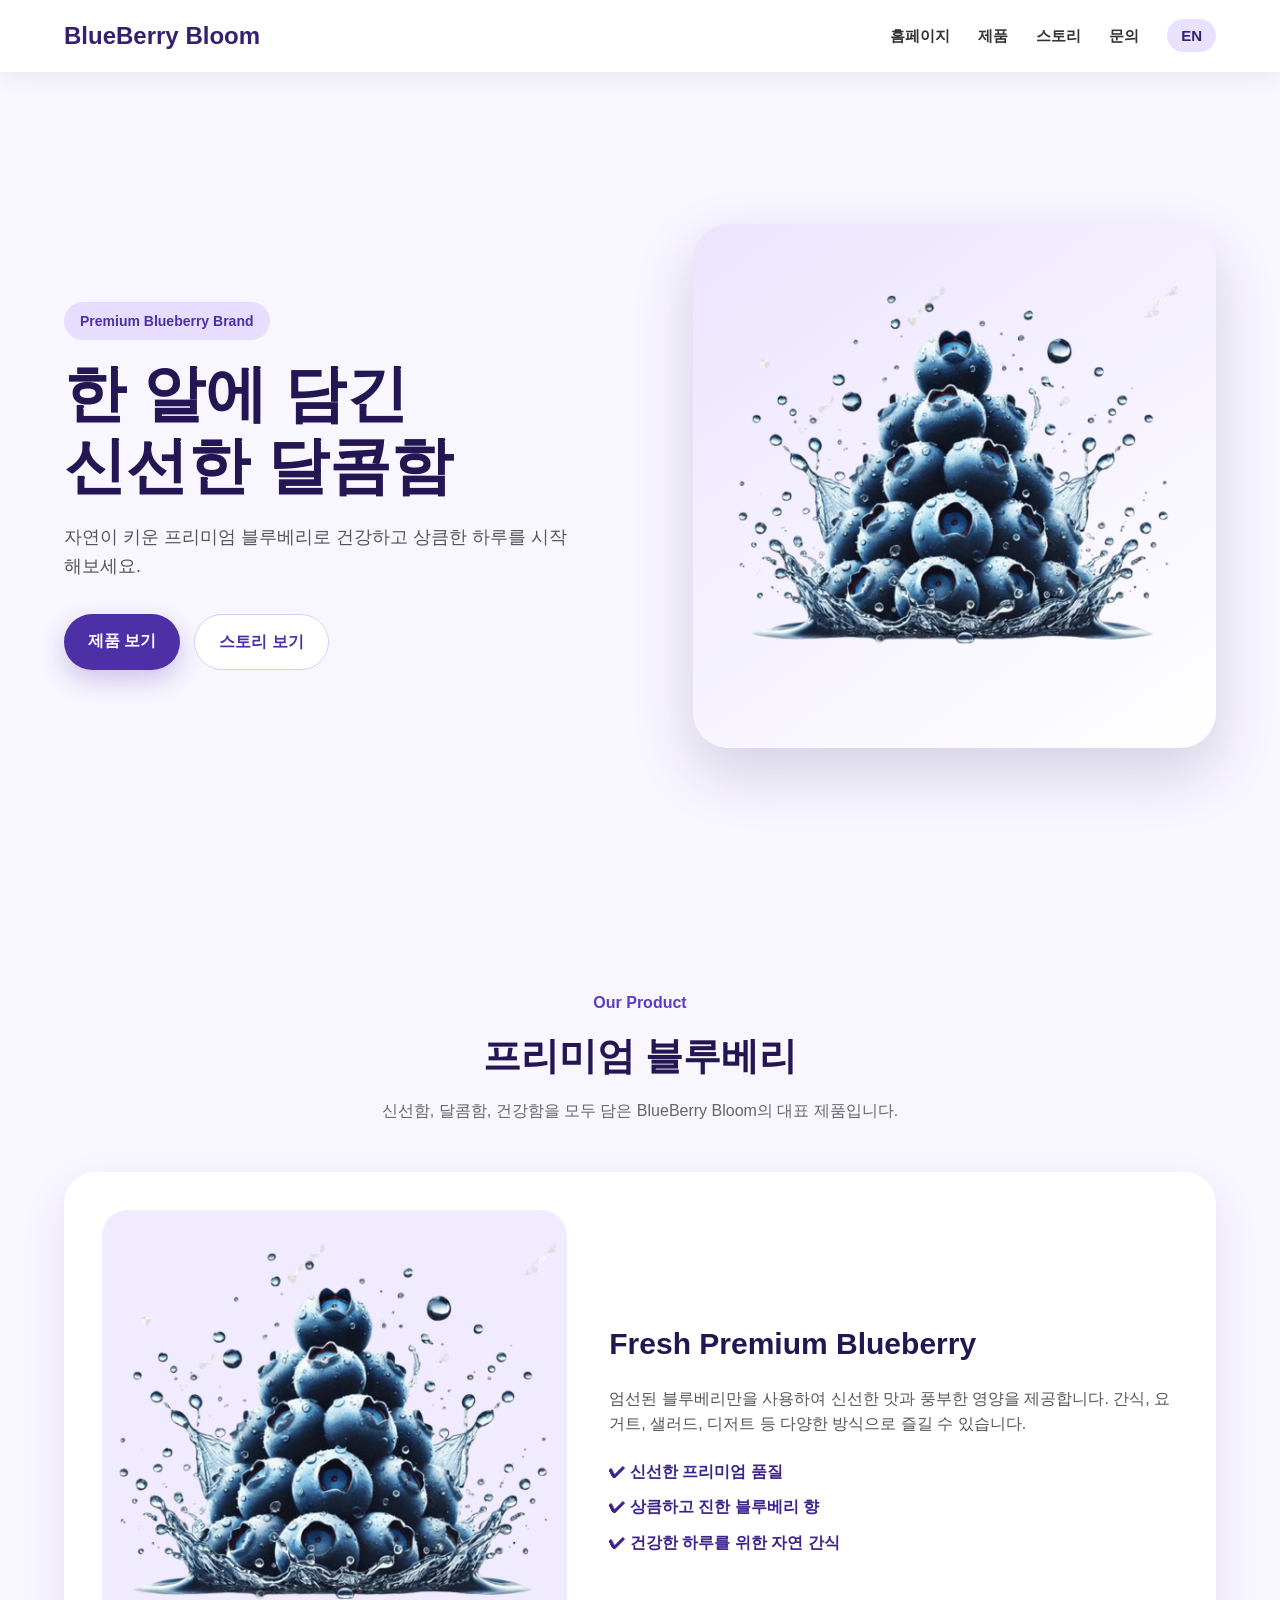
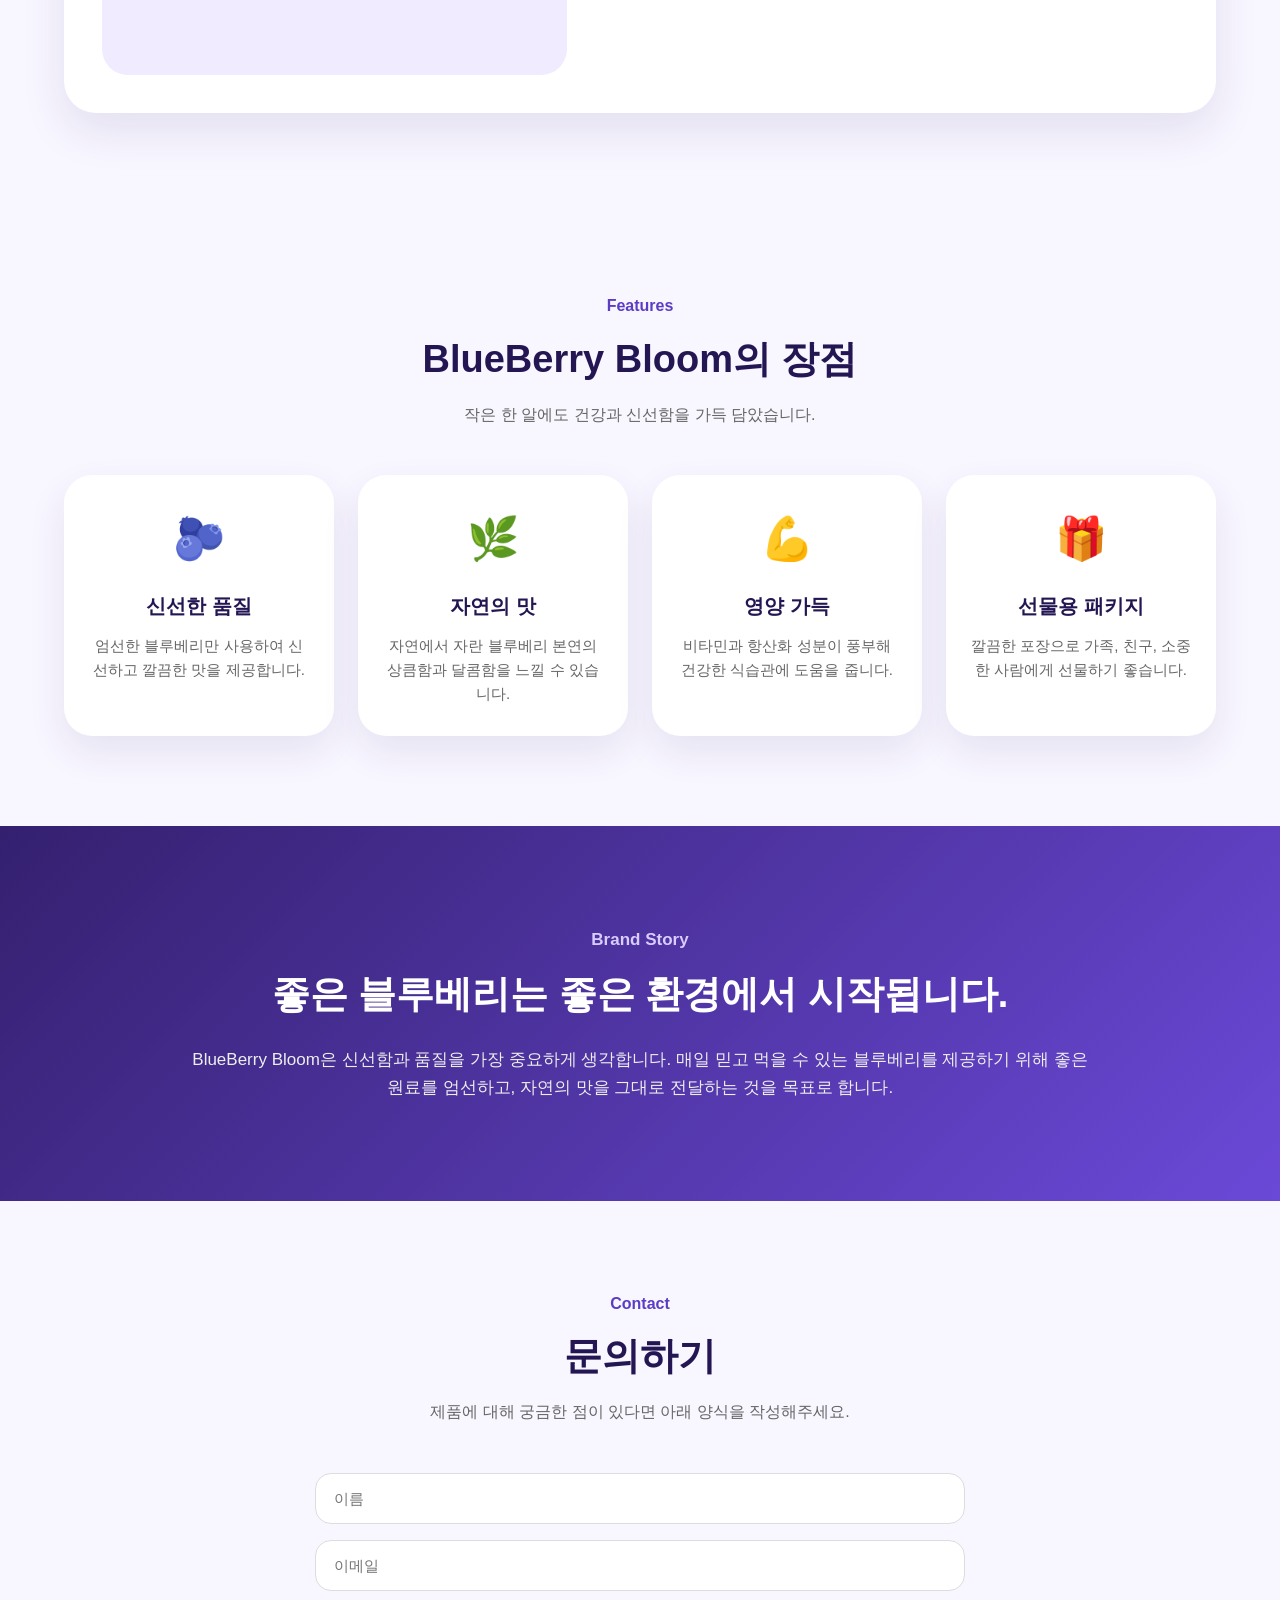
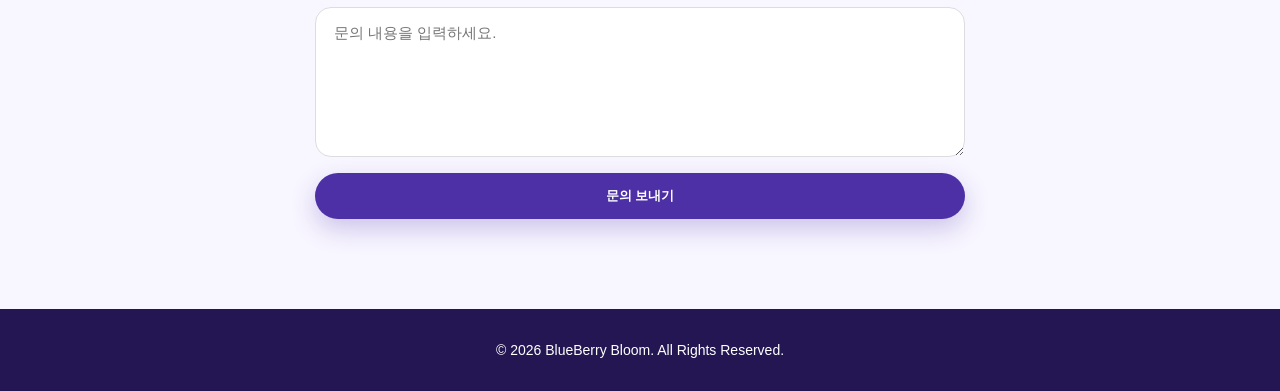
<file: index.html>
<!DOCTYPE html>
<html lang="ko">

<head>
    <meta charset="UTF-8" />
    <meta name="viewport" content="width=device-width, initial-scale=1.0" />

    <title>BlueBerry Bloom</title>

    <link rel="stylesheet" href="css/style.css" />
</head>

<body>
    <!-- Header -->
    <header class="header">
        <nav class="navbar">
            <a href="#home" class="logo">BlueBerry Bloom</a>

            <button class="menu-toggle" id="menuToggle">
                ☰
            </button>

            <ul class="nav-menu" id="navMenu">
                <li><a href="#home">홈페이지</a></li>
                <li><a href="#product">제품</a></li>
                <li><a href="#story">스토리</a></li>
                <li><a href="#contact">문의</a></li>
                <li><a href="en.html" class="lang-btn">EN</a></li>
            </ul>
        </nav>
    </header>

    <!-- Hero Section -->
    <section class="hero" id="home">
        <div class="hero-text">
            <p class="hero-label">Premium Blueberry Brand</p>
            <h1>한 알에 담긴<br />신선한 달콤함</h1>
            <p class="hero-desc">
                자연이 키운 프리미엄 블루베리로 건강하고 상큼한 하루를 시작해보세요.
            </p>

            <div class="hero-buttons">
                <a href="#product" class="btn primary-btn">제품 보기</a>
                <a href="#story" class="btn secondary-btn">스토리 보기</a>
            </div>
        </div>

        <div class="hero-image">
            <img src="assets/blueberry.png" alt="프리미엄 블루베리 이미지" />
        </div>
    </section>

    <!-- Product Section -->
    <section class="section product-section" id="product">
        <div class="section-title">
            <p>Our Product</p>
            <h2>프리미엄 블루베리</h2>
            <span>
                신선함, 달콤함, 건강함을 모두 담은 BlueBerry Bloom의 대표 제품입니다.
            </span>
        </div>

        <div class="product-card">
            <div class="product-image">
                <img src="assets/blueberry.png" alt="블루베리 제품" />
            </div>

            <div class="product-info">
                <h3>Fresh Premium Blueberry</h3>
                <p>
                    엄선된 블루베리만을 사용하여 신선한 맛과 풍부한 영양을 제공합니다.
                    간식, 요거트, 샐러드, 디저트 등 다양한 방식으로 즐길 수 있습니다.
                </p>

                <ul class="product-list">
                    <li>✔ 신선한 프리미엄 품질</li>
                    <li>✔ 상큼하고 진한 블루베리 향</li>
                    <li>✔ 건강한 하루를 위한 자연 간식</li>
                </ul>
            </div>
        </div>
    </section>

    <!-- Features Section -->
    <section class="section features-section">
        <div class="section-title">
            <p>Features</p>
            <h2>BlueBerry Bloom의 장점</h2>
            <span>
                작은 한 알에도 건강과 신선함을 가득 담았습니다.
            </span>
        </div>

        <div class="features">
            <div class="feature-card">
                <div class="icon">🫐</div>
                <h3>신선한 품질</h3>
                <p>엄선한 블루베리만 사용하여 신선하고 깔끔한 맛을 제공합니다.</p>
            </div>

            <div class="feature-card">
                <div class="icon">🌿</div>
                <h3>자연의 맛</h3>
                <p>자연에서 자란 블루베리 본연의 상큼함과 달콤함을 느낄 수 있습니다.</p>
            </div>

            <div class="feature-card">
                <div class="icon">💪</div>
                <h3>영양 가득</h3>
                <p>비타민과 항산화 성분이 풍부해 건강한 식습관에 도움을 줍니다.</p>
            </div>

            <div class="feature-card">
                <div class="icon">🎁</div>
                <h3>선물용 패키지</h3>
                <p>깔끔한 포장으로 가족, 친구, 소중한 사람에게 선물하기 좋습니다.</p>
            </div>
        </div>
    </section>

    <!-- Story Section -->
    <section class="section story-section" id="story">
        <div class="story-content">
            <p class="section-small-title">Brand Story</p>
            <h2>좋은 블루베리는 좋은 환경에서 시작됩니다.</h2>
            <p>
                BlueBerry Bloom은 신선함과 품질을 가장 중요하게 생각합니다.
                매일 믿고 먹을 수 있는 블루베리를 제공하기 위해 좋은 원료를 엄선하고,
                자연의 맛을 그대로 전달하는 것을 목표로 합니다.
            </p>
        </div>
    </section>

    <!-- Contact Section -->
    <section class="section contact-section" id="contact">
        <div class="section-title">
            <p>Contact</p>
            <h2>문의하기</h2>
            <span>제품에 대해 궁금한 점이 있다면 아래 양식을 작성해주세요.</span>
        </div>

        <form class="contact-form" id="contactForm">
            <input type="text" placeholder="이름" required />
            <input type="email" placeholder="이메일" required />
            <textarea placeholder="문의 내용을 입력하세요." required></textarea>
            <button type="submit" class="btn primary-btn">문의 보내기</button>
        </form>
    </section>

    <!-- Footer -->
    <footer class="footer">
        <p>© 2026 BlueBerry Bloom. All Rights Reserved.</p>
    </footer>

    <script src="js/main.js"></script>
</body>

</html>
</file>
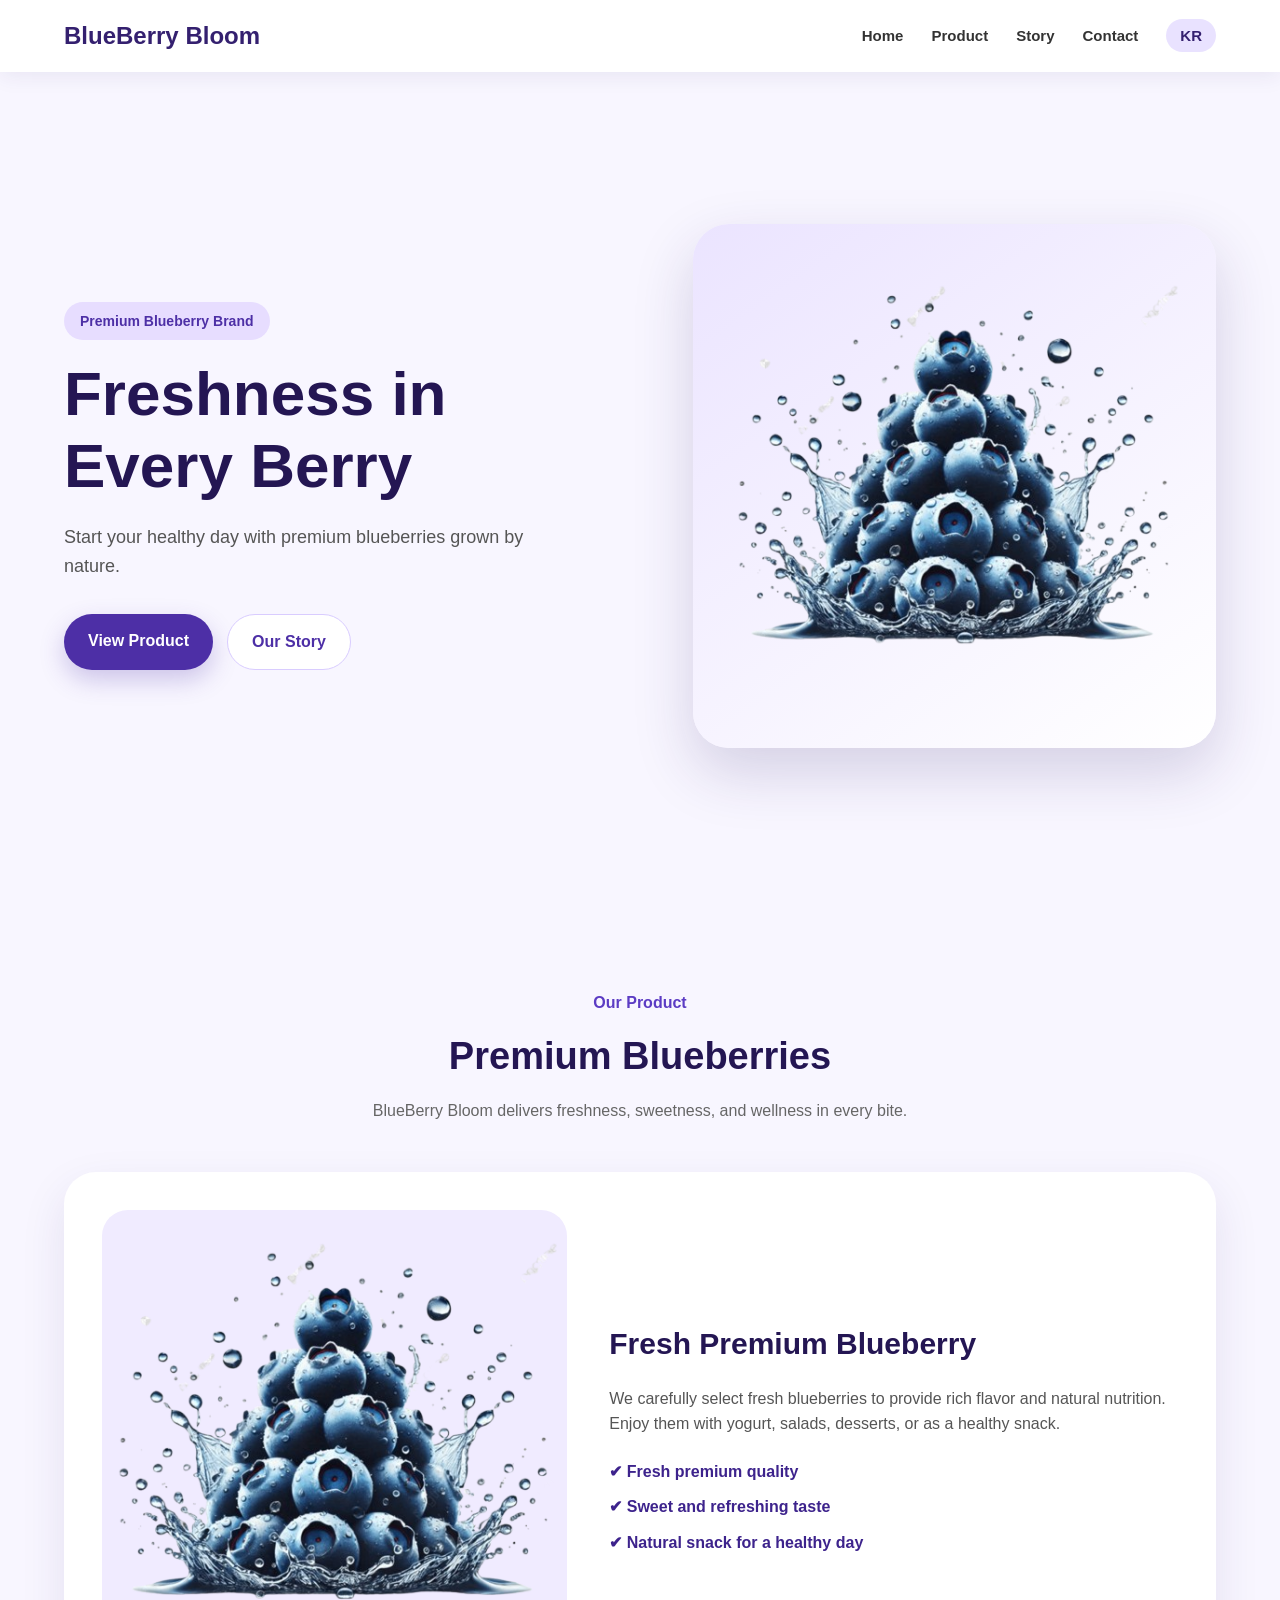
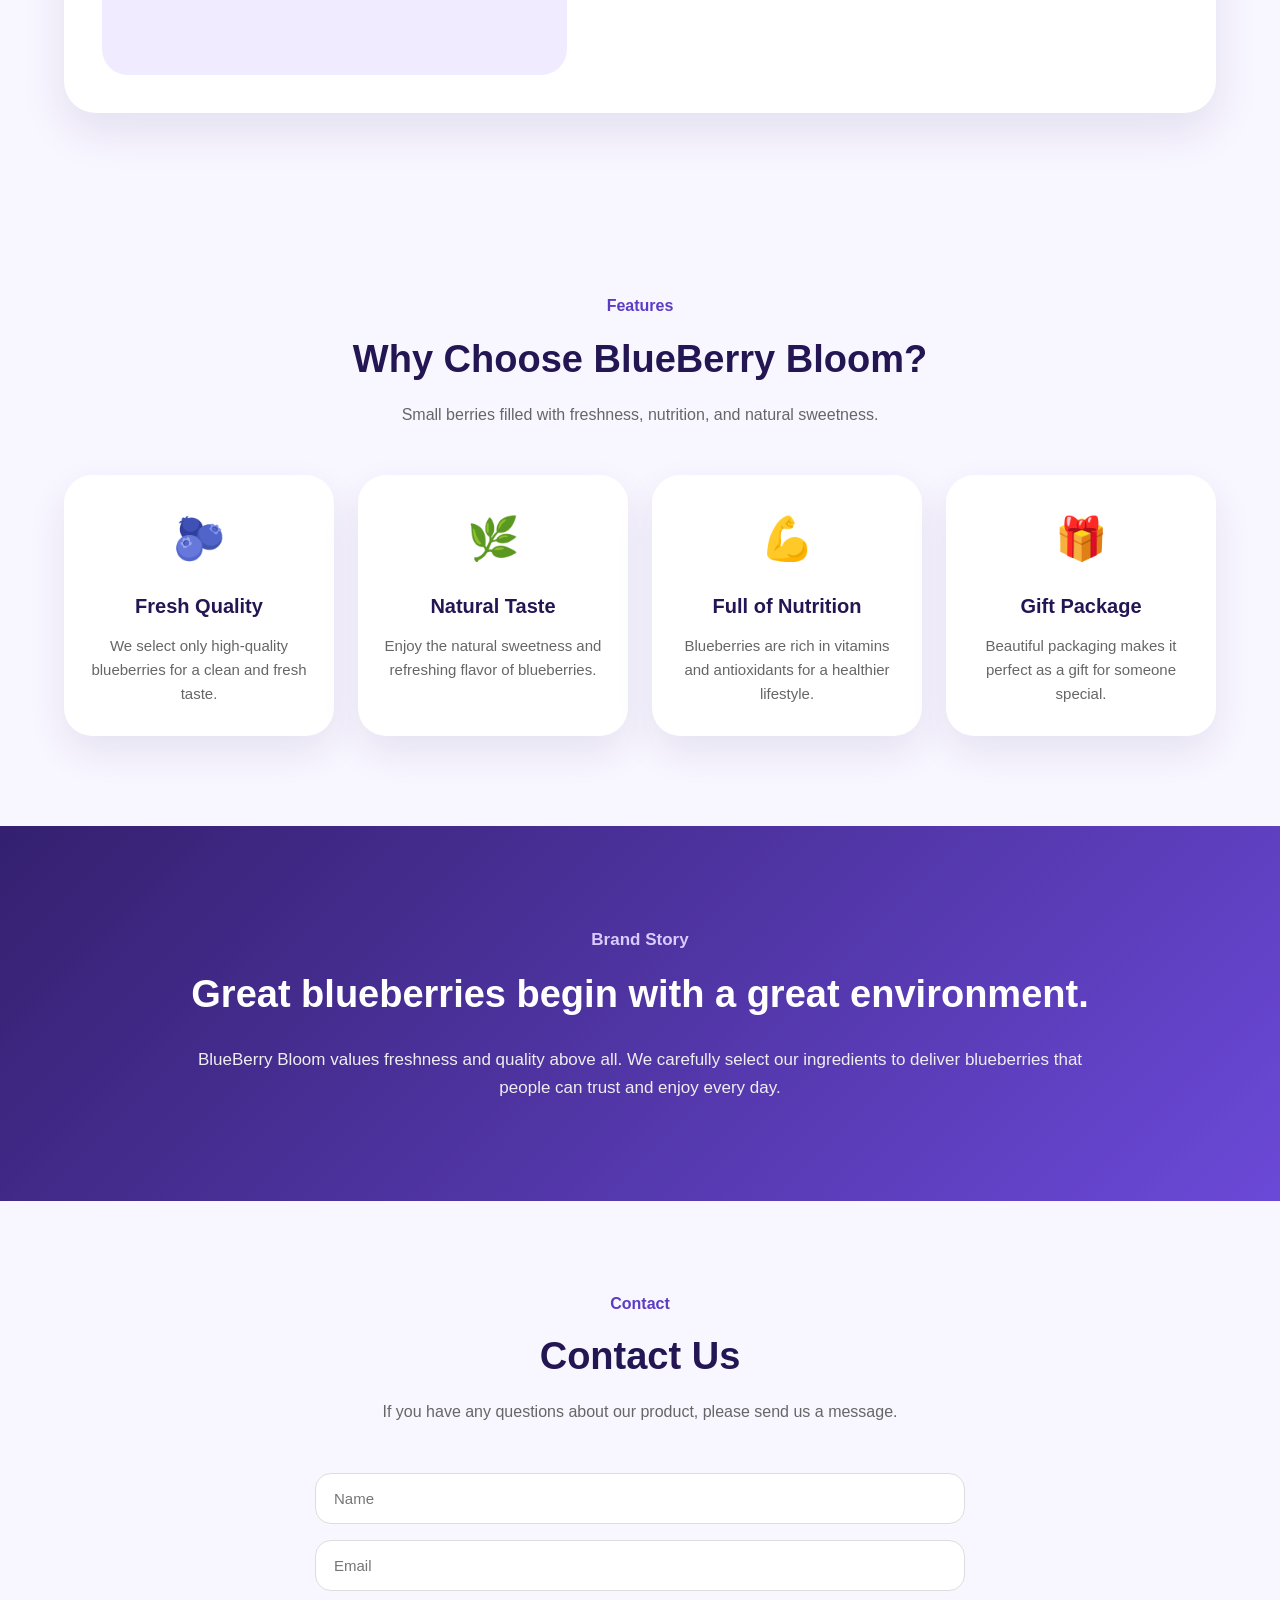
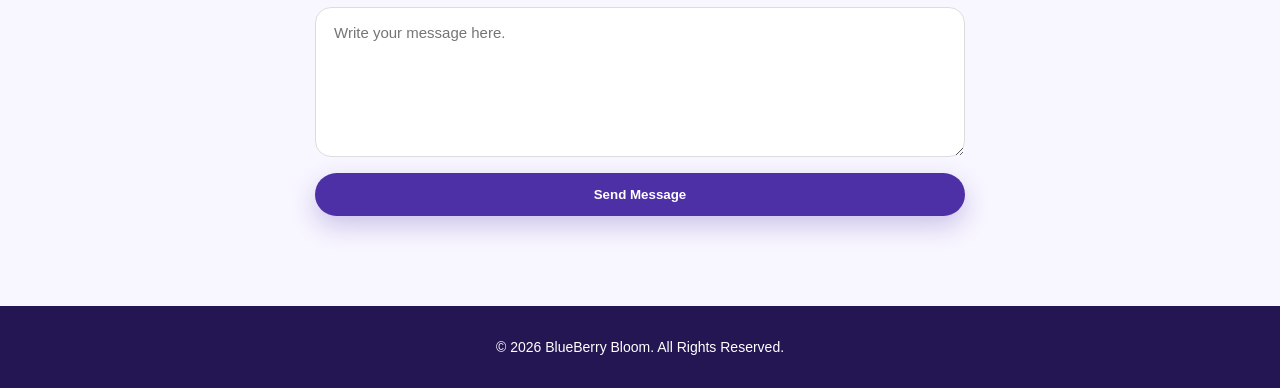
<file: en.html>
<!DOCTYPE html>
<html lang="en">

<head>
    <meta charset="UTF-8" />
    <meta name="viewport" content="width=device-width, initial-scale=1.0" />

    <title>BlueBerry Bloom</title>

    <link rel="stylesheet" href="css/style.css" />
</head>

<body>
    <!-- Header -->
    <header class="header">
        <nav class="navbar">
            <a href="#home" class="logo">BlueBerry Bloom</a>

            <button class="menu-toggle" id="menuToggle">
                ☰
            </button>

            <ul class="nav-menu" id="navMenu">
                <li><a href="#home">Home</a></li>
                <li><a href="#product">Product</a></li>
                <li><a href="#story">Story</a></li>
                <li><a href="#contact">Contact</a></li>
                <li><a href="index.html" class="lang-btn">KR</a></li>
            </ul>
        </nav>
    </header>

    <!-- Hero Section -->
    <section class="hero" id="home">
        <div class="hero-text">
            <p class="hero-label">Premium Blueberry Brand</p>
            <h1>Freshness in<br />Every Berry</h1>
            <p class="hero-desc">
                Start your healthy day with premium blueberries grown by nature.
            </p>

            <div class="hero-buttons">
                <a href="#product" class="btn primary-btn">View Product</a>
                <a href="#story" class="btn secondary-btn">Our Story</a>
            </div>
        </div>

        <div class="hero-image">
            <img src="assets/blueberry.png" alt="Premium blueberry image" />
        </div>
    </section>

    <!-- Product Section -->
    <section class="section product-section" id="product">
        <div class="section-title">
            <p>Our Product</p>
            <h2>Premium Blueberries</h2>
            <span>
                BlueBerry Bloom delivers freshness, sweetness, and wellness in every bite.
            </span>
        </div>

        <div class="product-card">
            <div class="product-image">
                <img src="assets/blueberry.png" alt="Blueberry product" />
            </div>

            <div class="product-info">
                <h3>Fresh Premium Blueberry</h3>
                <p>
                    We carefully select fresh blueberries to provide rich flavor and natural nutrition.
                    Enjoy them with yogurt, salads, desserts, or as a healthy snack.
                </p>

                <ul class="product-list">
                    <li>✔ Fresh premium quality</li>
                    <li>✔ Sweet and refreshing taste</li>
                    <li>✔ Natural snack for a healthy day</li>
                </ul>
            </div>
        </div>
    </section>

    <!-- Features Section -->
    <section class="section features-section">
        <div class="section-title">
            <p>Features</p>
            <h2>Why Choose BlueBerry Bloom?</h2>
            <span>
                Small berries filled with freshness, nutrition, and natural sweetness.
            </span>
        </div>

        <div class="features">
            <div class="feature-card">
                <div class="icon">🫐</div>
                <h3>Fresh Quality</h3>
                <p>We select only high-quality blueberries for a clean and fresh taste.</p>
            </div>

            <div class="feature-card">
                <div class="icon">🌿</div>
                <h3>Natural Taste</h3>
                <p>Enjoy the natural sweetness and refreshing flavor of blueberries.</p>
            </div>

            <div class="feature-card">
                <div class="icon">💪</div>
                <h3>Full of Nutrition</h3>
                <p>Blueberries are rich in vitamins and antioxidants for a healthier lifestyle.</p>
            </div>

            <div class="feature-card">
                <div class="icon">🎁</div>
                <h3>Gift Package</h3>
                <p>Beautiful packaging makes it perfect as a gift for someone special.</p>
            </div>
        </div>
    </section>

    <!-- Story Section -->
    <section class="section story-section" id="story">
        <div class="story-content">
            <p class="section-small-title">Brand Story</p>
            <h2>Great blueberries begin with a great environment.</h2>
            <p>
                BlueBerry Bloom values freshness and quality above all.
                We carefully select our ingredients to deliver blueberries that people can trust and enjoy every day.
            </p>
        </div>
    </section>

    <!-- Contact Section -->
    <section class="section contact-section" id="contact">
        <div class="section-title">
            <p>Contact</p>
            <h2>Contact Us</h2>
            <span>If you have any questions about our product, please send us a message.</span>
        </div>

        <form class="contact-form" id="contactForm">
            <input type="text" placeholder="Name" required />
            <input type="email" placeholder="Email" required />
            <textarea placeholder="Write your message here." required></textarea>
            <button type="submit" class="btn primary-btn">Send Message</button>
        </form>
    </section>

    <!-- Footer -->
    <footer class="footer">
        <p>© 2026 BlueBerry Bloom. All Rights Reserved.</p>
    </footer>

    <script src="js/main.js"></script>
</body>

</html>
</file>
<file: css/style.css>
/* 전체 기본 설정 */
* {
    margin: 0;
    padding: 0;
    box-sizing: border-box;
}

html {
    scroll-behavior: smooth;
}

body {
    font-family: Arial, "Noto Sans KR", sans-serif;
    background-color: #f8f6ff;
    color: #222;
    line-height: 1.6;
}

a {
    text-decoration: none;
    color: inherit;
}

ul {
    list-style: none;
}

img {
    max-width: 100%;
    display: block;
}

/* Header */
.header {
    width: 100%;
    position: sticky;
    top: 0;
    z-index: 100;
    background-color: rgba(255, 255, 255, 0.92);
    backdrop-filter: blur(10px);
    box-shadow: 0 4px 20px rgba(48, 32, 96, 0.08);
}

.navbar {
    width: 90%;
    max-width: 1180px;
    margin: 0 auto;
    height: 72px;

    display: flex;
    align-items: center;
    justify-content: space-between;
}

.logo {
    font-size: 24px;
    font-weight: 800;
    color: #34206f;
}

.nav-menu {
    display: flex;
    align-items: center;
    gap: 28px;
}

.nav-menu a {
    font-size: 15px;
    font-weight: 600;
    color: #333;
    transition: 0.3s;
}

.nav-menu a:hover {
    color: #5c3cc4;
}

.lang-btn {
    padding: 8px 14px;
    border-radius: 999px;
    background-color: #e9e2ff;
    color: #34206f !important;
}

.menu-toggle {
    display: none;
    border: none;
    background: none;
    font-size: 28px;
    cursor: pointer;
    color: #34206f;
}

/* Hero */
.hero {
    width: 90%;
    max-width: 1180px;
    min-height: calc(100vh - 72px);
    margin: 0 auto;

    display: grid;
    grid-template-columns: 1.05fr 0.95fr;
    align-items: center;
    gap: 50px;
    padding: 70px 0;
}

.hero-label {
    display: inline-block;
    margin-bottom: 18px;
    padding: 8px 16px;
    border-radius: 999px;
    background-color: #e7ddff;
    color: #4d2fa6;
    font-size: 14px;
    font-weight: 700;
}

.hero h1 {
    font-size: 62px;
    line-height: 1.15;
    color: #241653;
    margin-bottom: 22px;
}

.hero-desc {
    max-width: 520px;
    font-size: 18px;
    color: #555;
    margin-bottom: 34px;
}

.hero-buttons {
    display: flex;
    gap: 14px;
    flex-wrap: wrap;
}

.btn {
    display: inline-block;
    padding: 14px 24px;
    border-radius: 999px;
    font-weight: 700;
    transition: 0.3s;
    border: none;
    cursor: pointer;
}

.primary-btn {
    background-color: #4d2fa6;
    color: white;
    box-shadow: 0 10px 24px rgba(77, 47, 166, 0.25);
}

.primary-btn:hover {
    transform: translateY(-3px);
    background-color: #3d238c;
}

.secondary-btn {
    background-color: white;
    color: #4d2fa6;
    border: 1px solid #d9ccff;
}

.secondary-btn:hover {
    transform: translateY(-3px);
    background-color: #f1ecff;
}

.hero-image {
    padding: 28px;
    border-radius: 36px;
    background: linear-gradient(145deg, #ebe4ff, #ffffff);
    box-shadow: 0 24px 60px rgba(50, 31, 106, 0.18);
}

.hero-image img {
    border-radius: 28px;
}

/* Section Common */
.section {
    width: 90%;
    max-width: 1180px;
    margin: 0 auto;
    padding: 90px 0;
}

.section-title {
    text-align: center;
    margin-bottom: 48px;
}

.section-title p,
.section-small-title {
    color: #5c3cc4;
    font-weight: 800;
    margin-bottom: 10px;
}

.section-title h2 {
    font-size: 38px;
    color: #241653;
    margin-bottom: 12px;
}

.section-title span {
    color: #666;
    font-size: 16px;
}

/* Product */
.product-card {
    display: grid;
    grid-template-columns: 0.9fr 1.1fr;
    gap: 42px;
    align-items: center;

    background-color: white;
    border-radius: 32px;
    padding: 38px;
    box-shadow: 0 18px 45px rgba(52, 32, 111, 0.1);
}

.product-image {
    border-radius: 26px;
    overflow: hidden;
    background-color: #f0ebff;
}

.product-info h3 {
    font-size: 30px;
    color: #241653;
    margin-bottom: 18px;
}

.product-info p {
    color: #555;
    margin-bottom: 22px;
}

.product-list li {
    margin-bottom: 10px;
    color: #3d238c;
    font-weight: 700;
}

/* Features */
.features {
    display: grid;
    grid-template-columns: repeat(4, 1fr);
    gap: 24px;
}

.feature-card {
    background-color: white;
    border-radius: 28px;
    padding: 30px 24px;
    text-align: center;
    box-shadow: 0 16px 38px rgba(52, 32, 111, 0.09);
    transition: 0.3s;
}

.feature-card:hover {
    transform: translateY(-8px);
}

.icon {
    font-size: 42px;
    margin-bottom: 18px;
}

.feature-card h3 {
    color: #241653;
    margin-bottom: 12px;
    font-size: 20px;
}

.feature-card p {
    color: #666;
    font-size: 15px;
}

/* Story */
.story-section {
    max-width: 100%;
    width: 100%;
    background: linear-gradient(135deg, #34206f, #6b49d8);
    color: white;
    padding: 100px 0;
}

.story-content {
    width: 90%;
    max-width: 900px;
    margin: 0 auto;
    text-align: center;
}

.story-content h2 {
    font-size: 38px;
    margin-bottom: 22px;
}

.story-content p {
    color: #eee;
    font-size: 17px;
}

.story-content .section-small-title {
    color: #d9ccff;
}

/* Contact */
.contact-form {
    max-width: 650px;
    margin: 0 auto;

    display: flex;
    flex-direction: column;
    gap: 16px;
}

.contact-form input,
.contact-form textarea {
    width: 100%;
    padding: 16px 18px;
    border-radius: 16px;
    border: 1px solid #ddd;
    font-size: 15px;
    outline: none;
    font-family: inherit;
}

.contact-form input:focus,
.contact-form textarea:focus {
    border-color: #5c3cc4;
}

.contact-form textarea {
    min-height: 150px;
    resize: vertical;
}

/* Footer */
.footer {
    text-align: center;
    padding: 30px 0;
    background-color: #241653;
    color: white;
    font-size: 14px;
}

/* Tablet */
@media (max-width: 900px) {
    .hero {
        grid-template-columns: 1fr;
        text-align: center;
    }

    .hero-desc {
        margin-left: auto;
        margin-right: auto;
    }

    .hero-buttons {
        justify-content: center;
    }

    .product-card {
        grid-template-columns: 1fr;
    }

    .features {
        grid-template-columns: repeat(2, 1fr);
    }

    .hero h1 {
        font-size: 48px;
    }
}

/* Mobile */
@media (max-width: 640px) {
    .navbar {
        height: 66px;
    }

    .menu-toggle {
        display: block;
    }

    .nav-menu {
        position: absolute;
        top: 66px;
        left: 0;
        width: 100%;
        padding: 22px 0;

        display: none;
        flex-direction: column;
        gap: 18px;

        background-color: white;
        box-shadow: 0 12px 24px rgba(52, 32, 111, 0.12);
    }

    .nav-menu.active {
        display: flex;
    }

    .hero {
        padding: 48px 0;
    }

    .hero h1 {
        font-size: 38px;
    }

    .hero-desc {
        font-size: 16px;
    }

    .section {
        padding: 70px 0;
    }

    .section-title h2,
    .story-content h2 {
        font-size: 30px;
    }

    .features {
        grid-template-columns: 1fr;
    }

    .product-card {
        padding: 24px;
    }
}
</file>
